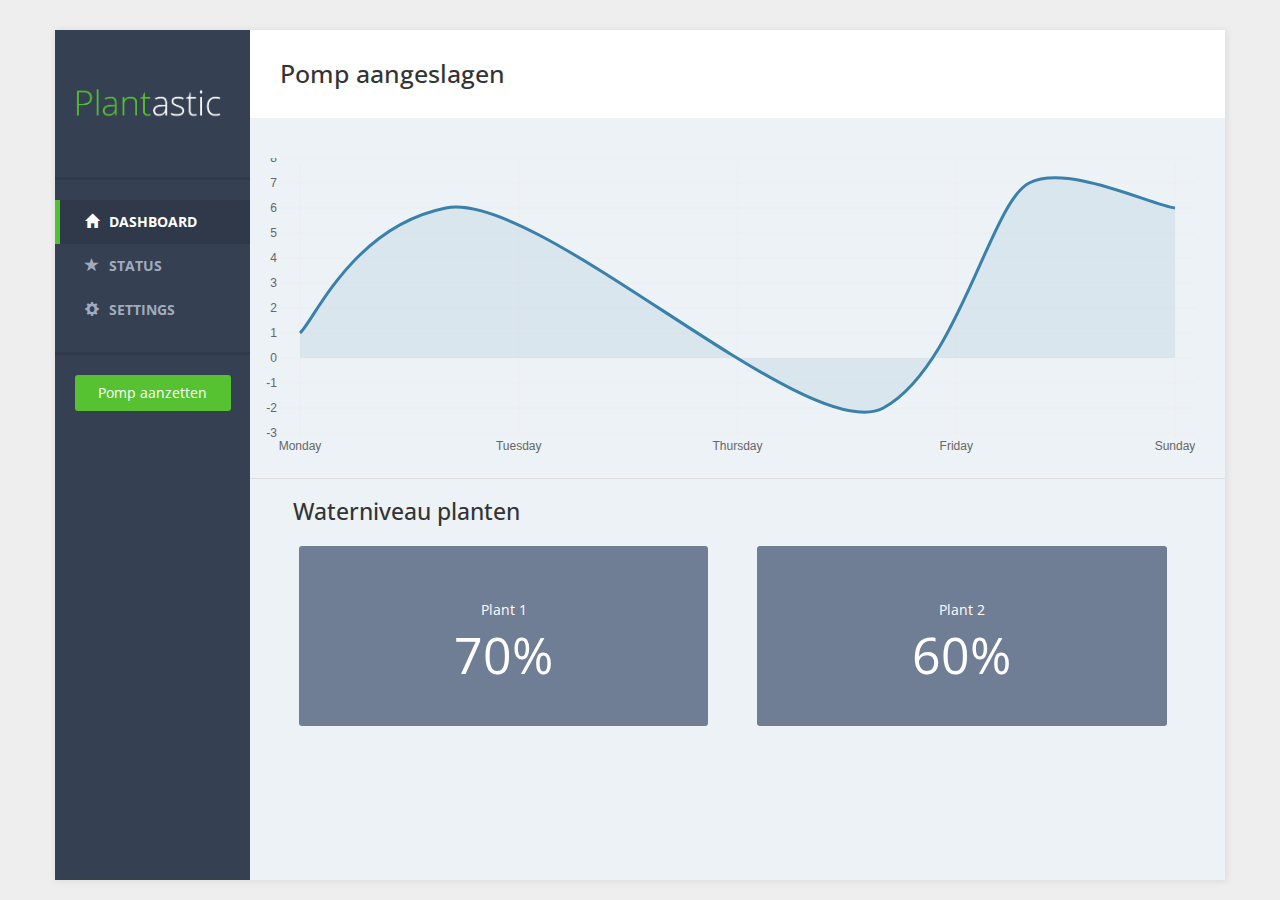
<file: index.html>
<!DOCTYPE html>
<!--[if lt IE 7]>      <html class="no-js lt-ie9 lt-ie8 lt-ie7"> <![endif]-->
<!--[if IE 7]>         <html class="no-js lt-ie9 lt-ie8"> <![endif]-->
<!--[if IE 8]>         <html class="no-js lt-ie9"> <![endif]-->
<!--[if gt IE 8]><!--> <html class="no-js"> <!--<![endif]-->
    <head>
        <meta charset="utf-8">
        <meta http-equiv="X-UA-Compatible" content="IE=edge,chrome=1">
        <title>Plantastic</title>
        <meta name="description" content="">
        <meta name="viewport" content="width=device-width, initial-scale=1">

        <link href='http://fonts.googleapis.com/css?family=Open+Sans:400,700,600,300' rel='stylesheet' type='text/css'>
        <link rel="stylesheet" href="css/bootstrap.min.css">
        <link rel="stylesheet" href="css/bootstrap-theme.min.css">
        <link rel="stylesheet" href="css/main.css">
        <link rel="stylesheet" href="css/xcharts.min.css">

        <script src="js/vendor/modernizr-2.6.2-respond-1.1.0.min.js"></script>
    </head>
    <body>
        <!--[if lt IE 7]>
            <p class="browsehappy">You are using an <strong>outdated</strong> browser. Please <a href="http://browsehappy.com/">upgrade your browser</a> to improve your experience.</p>
        <![endif]-->
    <div class="container">
      <!-- Example row of columns -->
      <div class="row">
        <div class="col-md-2 sidebar">  
          <div class="logo">
            <img src="img/logo.png" alt="logo">
          </div>
          <div class="menu">
              <ul>
                  <li id="active"><a href="index.html"><span class="glyphicon glyphicon-home"></span>Dashboard</a></li>
                  <li><a href="status.html"><span class="glyphicon glyphicon-star"></span>Status</a></li>
                  <li><a href="#"><span class="glyphicon glyphicon-cog"></span>Settings</a></li>
              </ul>
          </div>
            <div class="btn-water-plants">
                Pomp aanzetten
            </div>          
        </div>
        <div class="col-md-10 dashboard">
            <div class="dashboard-header">
                <h1>
                    Pomp aangeslagen
                </h1>
            </div>
          <div id="plant-graph"></div>  
            <div class="plant-statistics">
                <h1>
                    Waterniveau planten
                </h1>                    
                <div class="plant-block plant-1">
                    <div class="plant-name">
                        Plant 1
                    </div>                
                    <span>70%</span>
                </div>
                <div class="plant-block plant-2">
                    <div class="plant-name">
                        Plant 2
                    </div>                
                    <span>60%</span>
                </div>                
            </div>          
        </div>
      </div>
    </div>


    </div> <!-- /container -->
        <script src="js/vendor/jquery-1.11.1.min.js"></script>
        <script src="js/vendor/bootstrap.min.js"></script>
        <script src="js/vendor/d3.js" charset="utf-8"></script>        
        <script src="js/vendor/xcharts.min.js"></script>

        <script src="js/main.js"></script>

        <!-- Google Analytics: change UA-XXXXX-X to be your site's ID. -->
        <script>
            // (function(b,o,i,l,e,r){b.GoogleAnalyticsObject=l;b[l]||(b[l]=
            // function(){(b[l].q=b[l].q||[]).push(arguments)});b[l].l=+new Date;
            // e=o.createElement(i);r=o.getElementsByTagName(i)[0];
            // e.src='//www.google-analytics.com/analytics.js';
            // r.parentNode.insertBefore(e,r)}(window,document,'script','ga'));
            // ga('create','UA-XXXXX-X');ga('send','pageview');
        </script>
    </body>
</html>
</file>
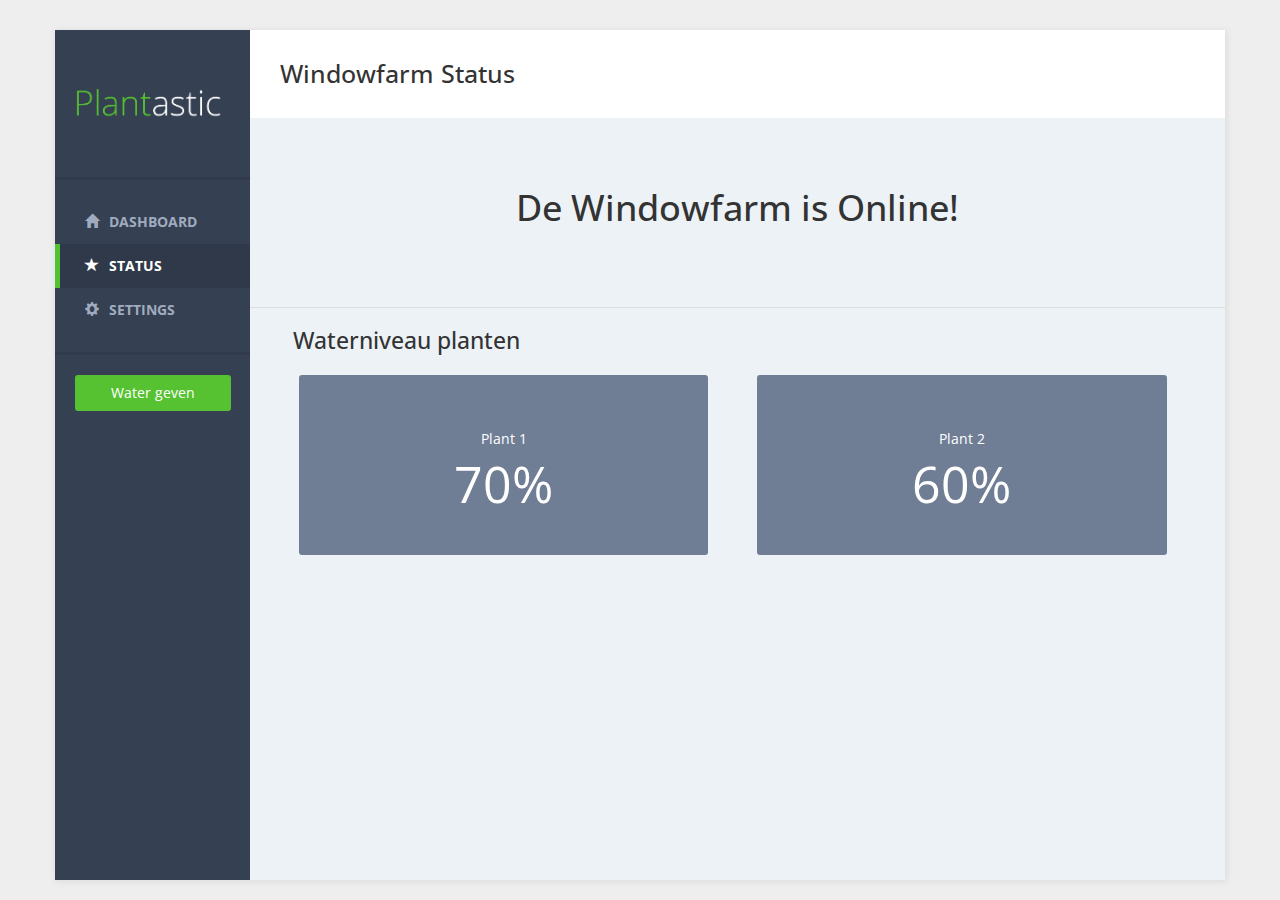
<file: status.html>
<!DOCTYPE html>
<!--[if lt IE 7]>      <html class="no-js lt-ie9 lt-ie8 lt-ie7"> <![endif]-->
<!--[if IE 7]>         <html class="no-js lt-ie9 lt-ie8"> <![endif]-->
<!--[if IE 8]>         <html class="no-js lt-ie9"> <![endif]-->
<!--[if gt IE 8]><!--> <html class="no-js"> <!--<![endif]-->
    <head>
        <meta charset="utf-8">
        <meta http-equiv="X-UA-Compatible" content="IE=edge,chrome=1">
        <title>Plantastic</title>
        <meta name="description" content="">
        <meta name="viewport" content="width=device-width, initial-scale=1">

        <link href='http://fonts.googleapis.com/css?family=Open+Sans:400,700,600,300' rel='stylesheet' type='text/css'>
        <link rel="stylesheet" href="css/bootstrap.min.css">
        <link rel="stylesheet" href="css/bootstrap-theme.min.css">
        <link rel="stylesheet" href="css/main.css">
        <link rel="stylesheet" href="css/xcharts.min.css">

        <script src="js/vendor/modernizr-2.6.2-respond-1.1.0.min.js"></script>
    </head>
    <body>
        <!--[if lt IE 7]>
            <p class="browsehappy">You are using an <strong>outdated</strong> browser. Please <a href="http://browsehappy.com/">upgrade your browser</a> to improve your experience.</p>
        <![endif]-->
    <div class="container">
      <!-- Example row of columns -->
      <div class="row">
        <div class="col-md-2 sidebar">  
          <div class="logo">
            <img src="img/logo.png" alt="logo">
          </div>
          <div class="menu">
              <ul>
                  <li><a href="index.html"><span class="glyphicon glyphicon-home"></span>Dashboard</a></li>
                  <li id="active"><a href="status.html"><span class="glyphicon glyphicon-star"></span>Status</a></li>
                  <li><a href="#"><span class="glyphicon glyphicon-cog"></span>Settings</a></li>
              </ul>
          </div>
            <div class="btn-water-plants">
                Water geven
            </div>          
        </div>
        <div class="col-md-10 dashboard">
            <div class="dashboard-header">
                <h1>
                    Windowfarm Status
                </h1>
            </div>
            <div class="status"><h1>De Windowfarm is Online!</h1></div>
            <div class="plant-statistics">
                <h1>
                    Waterniveau planten
                </h1>                    
                <div class="plant-block plant-1">
                    <div class="plant-name">
                        Plant 1
                    </div>                
                    <span>70%</span>
                </div>
                <div class="plant-block plant-2">
                    <div class="plant-name">
                        Plant 2
                    </div>                
                    <span>60%</span>
                </div>                
            </div>          
        </div>
      </div>
    </div>
        <script src="js/vendor/jquery-1.11.1.min.js"></script>
        <script src="js/vendor/bootstrap.min.js"></script>
        <script src="js/vendor/d3.js" charset="utf-8"></script>        
        <script src="js/vendor/xcharts.min.js"></script>

        <script src="js/main.js"></script>

        <!-- Google Analytics: change UA-XXXXX-X to be your site's ID. -->
        <script>
            // (function(b,o,i,l,e,r){b.GoogleAnalyticsObject=l;b[l]||(b[l]=
            // function(){(b[l].q=b[l].q||[]).push(arguments)});b[l].l=+new Date;
            // e=o.createElement(i);r=o.getElementsByTagName(i)[0];
            // e.src='//www.google-analytics.com/analytics.js';
            // r.parentNode.insertBefore(e,r)}(window,document,'script','ga'));
            // ga('create','UA-XXXXX-X');ga('send','pageview');
        </script>
    </body>
</html>
</file>
<file: css/main.css>
body
{
    font-family: "Open Sans";
    padding: 30px 0 0 0;
    background: #eee;
}

.container 
{
    box-shadow: 1px 1px 6px 1px #dedede;
}

/*
    Sidebar css
*/

.sidebar
{
    background-color: #354052;
    color: #A0ABBF;
    height: 850px;
    padding: 0;
}

.menu 
{
    padding-top: 20px;
    padding-bottom: 20px;
    border-bottom: 3px solid #303A4A;
}

.menu ul 
{
    margin: 0;
    padding-left: 0px;
    list-style: none;
}

.menu li 
{
    font-weight: bold;
    font-size: 14px;
    text-transform: uppercase;
    padding-bottom: 12px;
    padding-left: 25px;
    padding-top: 12px;
    border-left: 5px solid #354052;
    cursor: pointer;
    -webkit-transition: background .5s;
    -moz-transition: background .5s;
    -ms-transition: background .5s;
    -o-transition: background .5s;
    transition: background .5s;
    color: #A0ABBF;
}

.menu li:hover {
    background: #2F3949;
    border-left: 5px solid #51c231;
}

.menu li#active {
    background: #2F3949;
    border-left: 5px solid #51c231;
    color: #fff;
}

.menu a
{
    color: #A0ABBF;
}

.menu a:hover
{
    color: #56c231;
    text-decoration: none;
}

.menu li:hover, .menu li:hover a,.menu li:hover span {
    color: #fff;
}

.menu li#active, .menu li#active a,.menu li#active span {
    color: #fff;
}

.menu a:hover, .menu a:hover span
{
    color: #fff;
}

.menu .glyphicon
{
    color: #A0ABBF;
    margin-right: 10px;
}

.logo 
{
    height: 150px;
    border-bottom: 3px solid #303A4A;
}

.logo img
{
    width: 80%;
    margin: 58px 0 0 15px;
}

/*
    dashboard css
*/

.dashboard
{
    background-color: #ECF2F6;
    height: 850px;
    padding: 0;
}

#plant-graph
{
    width: 100%;
    height: 300px;
    margin: 40px 0 0 -30px;
}

.dashboard-header
{
    background:white;
    padding: 9px
}

.dashboard-header h1
{
    margin: 21px;
    font-size: 25px;
}

.plant-block
{
    float: left;
    width: 42%;
    height: 180px;
    background-color: #6f7d95;
    border-radius: 3px;
    margin: 12px 0 0 5%;
    text-align: center;
    padding-top: 54px;
    font-size: 50px;
    color: #fff;
}

.plant-name
{
    font-size: 14px;
}

.btn-water-plants
{
    width: 80%;
    text-align: center;
    color: #FFF;
    cursor: pointer;
    background-color: #56C231;
    padding: 8px 10px;
    margin: 10%;
    border-radius: 3px;
    -webkit-transition: background .5s;
    -moz-transition: background .5s;
    -ms-transition: background .5s;
    -o-transition: background .5s;
    transition: background .5s;
}

.btn-water-plants:hover
{
    background: #50D224;
}

.btn-water-plants.stop
{
    background-color: #F93F54;
}

.plant-statistics h1
{
    width: 100%;
    font-size: 23px;
    border-top: 1px solid #DDD;
    padding: 20px 0 0 43px;
}

.status{
    text-align: center;
    padding:50px;
}
</file>
<file: css/xcharts.min.css>
.xchart .line{stroke-width:3px;fill:none}.xchart .fill{stroke-width:0}.xchart circle{stroke:#FFF;stroke-width:3px}.xchart .axis .domain{fill:none}.xchart .axis .tick line{stroke:#EEE;stroke-width:1px}.xchart .axis text{font-family:Helvetica,Arial,Verdana,sans-serif;fill:#666;font-size:12px}.xchart .color0 .line{stroke:#3880aa}.xchart .color0 .line .fill{pointer-events:none}.xchart .color0 rect,.xchart .color0 circle{fill:#3880aa}.xchart .color0 .fill{fill:rgba(56,128,170,0.1)}.xchart .color0.comp .line{stroke:#89bbd8}.xchart .color0.comp rect{fill:#89bbd8}.xchart .color0.comp .fill{display:none}.xchart .color0.comp circle,.xchart .color0.comp .pointer{fill:#89bbd8}.xchart .color1 .line{stroke:#4da944}.xchart .color1 .line .fill{pointer-events:none}.xchart .color1 rect,.xchart .color1 circle{fill:#4da944}.xchart .color1 .fill{fill:rgba(77,169,68,0.1)}.xchart .color1.comp .line{stroke:#9dd597}.xchart .color1.comp rect{fill:#9dd597}.xchart .color1.comp .fill{display:none}.xchart .color1.comp circle,.xchart .color1.comp .pointer{fill:#9dd597}.xchart .color2 .line{stroke:#f26522}.xchart .color2 .line .fill{pointer-events:none}.xchart .color2 rect,.xchart .color2 circle{fill:#f26522}.xchart .color2 .fill{fill:rgba(242,101,34,0.1)}.xchart .color2.comp .line{stroke:#f9b99a}.xchart .color2.comp rect{fill:#f9b99a}.xchart .color2.comp .fill{display:none}.xchart .color2.comp circle,.xchart .color2.comp .pointer{fill:#f9b99a}.xchart .color3 .line{stroke:#c6080d}.xchart .color3 .line .fill{pointer-events:none}.xchart .color3 rect,.xchart .color3 circle{fill:#c6080d}.xchart .color3 .fill{fill:rgba(198,8,13,0.1)}.xchart .color3.comp .line{stroke:#f8555a}.xchart .color3.comp rect{fill:#f8555a}.xchart .color3.comp .fill{display:none}.xchart .color3.comp circle,.xchart .color3.comp .pointer{fill:#f8555a}.xchart .color4 .line{stroke:#672d8b}.xchart .color4 .line .fill{pointer-events:none}.xchart .color4 rect,.xchart .color4 circle{fill:#672d8b}.xchart .color4 .fill{fill:rgba(103,45,139,0.1)}.xchart .color4.comp .line{stroke:#a869ce}.xchart .color4.comp rect{fill:#a869ce}.xchart .color4.comp .fill{display:none}.xchart .color4.comp circle,.xchart .color4.comp .pointer{fill:#a869ce}.xchart .color5 .line{stroke:#ce1797}.xchart .color5 .line .fill{pointer-events:none}.xchart .color5 rect,.xchart .color5 circle{fill:#ce1797}.xchart .color5 .fill{fill:rgba(206,23,151,0.1)}.xchart .color5.comp .line{stroke:#f075cb}.xchart .color5.comp rect{fill:#f075cb}.xchart .color5.comp .fill{display:none}.xchart .color5.comp circle,.xchart .color5.comp .pointer{fill:#f075cb}.xchart .color6 .line{stroke:#d9ce00}.xchart .color6 .line .fill{pointer-events:none}.xchart .color6 rect,.xchart .color6 circle{fill:#d9ce00}.xchart .color6 .fill{fill:rgba(217,206,0,0.1)}.xchart .color6.comp .line{stroke:#fff75a}.xchart .color6.comp rect{fill:#fff75a}.xchart .color6.comp .fill{display:none}.xchart .color6.comp circle,.xchart .color6.comp .pointer{fill:#fff75a}.xchart .color7 .line{stroke:#754c24}.xchart .color7 .line .fill{pointer-events:none}.xchart .color7 rect,.xchart .color7 circle{fill:#754c24}.xchart .color7 .fill{fill:rgba(117,76,36,0.1)}.xchart .color7.comp .line{stroke:#c98c50}.xchart .color7.comp rect{fill:#c98c50}.xchart .color7.comp .fill{display:none}.xchart .color7.comp circle,.xchart .color7.comp .pointer{fill:#c98c50}.xchart .color8 .line{stroke:#2eb9b4}.xchart .color8 .line .fill{pointer-events:none}.xchart .color8 rect,.xchart .color8 circle{fill:#2eb9b4}.xchart .color8 .fill{fill:rgba(46,185,180,0.1)}.xchart .color8.comp .line{stroke:#86e1de}.xchart .color8.comp rect{fill:#86e1de}.xchart .color8.comp .fill{display:none}.xchart .color8.comp circle,.xchart .color8.comp .pointer{fill:#86e1de}.xchart .color9 .line{stroke:#0e2e42}.xchart .color9 .line .fill{pointer-events:none}.xchart .color9 rect,.xchart .color9 circle{fill:#0e2e42}.xchart .color9 .fill{fill:rgba(14,46,66,0.1)}.xchart .color9.comp .line{stroke:#2477ab}.xchart .color9.comp rect{fill:#2477ab}.xchart .color9.comp .fill{display:none}.xchart .color9.comp circle,.xchart .color9.comp .pointer{fill:#2477ab}
</file>
